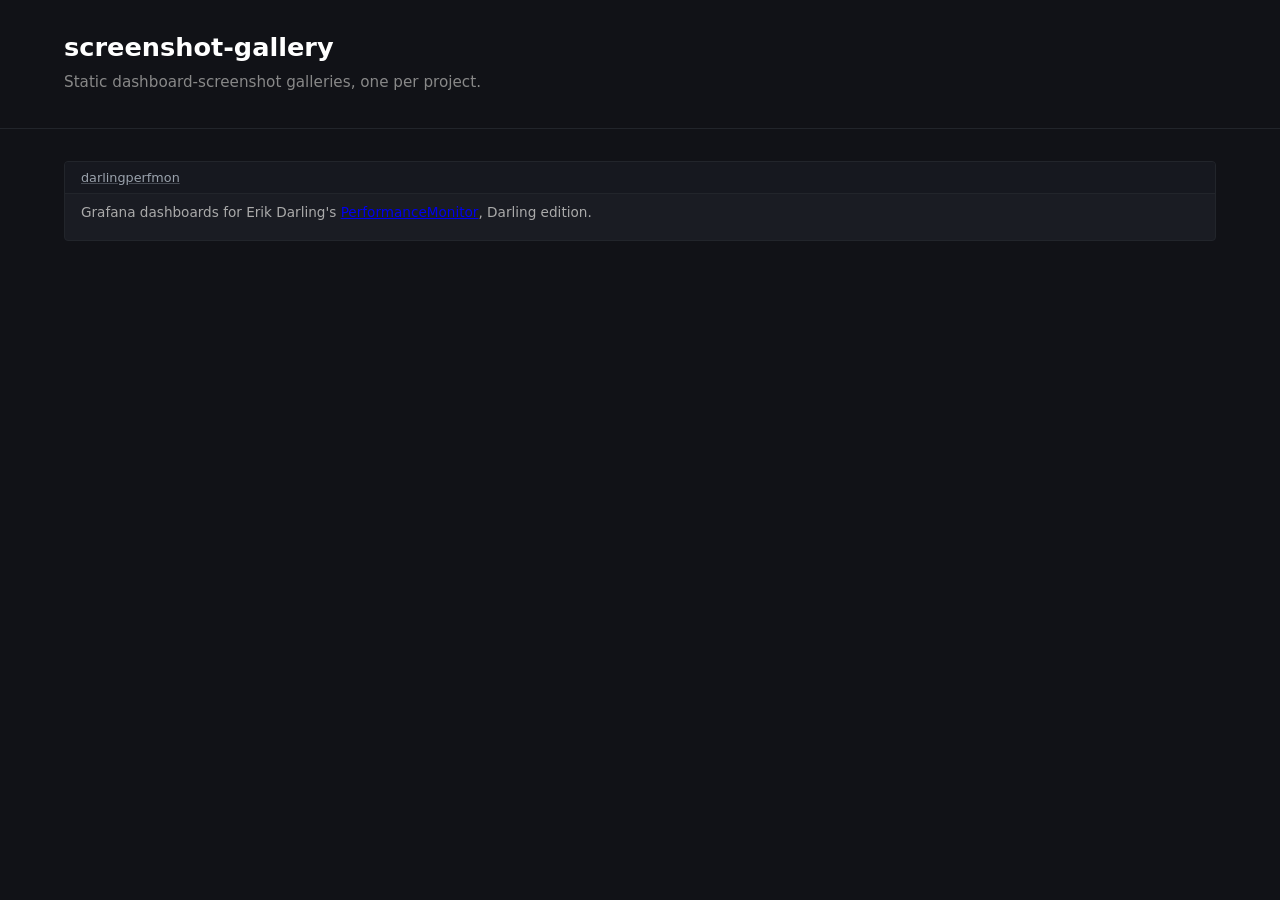
<file: index.html>
<!DOCTYPE html>
<html lang="en">
<head>
<meta charset="UTF-8">
<meta name="viewport" content="width=device-width, initial-scale=1">
<title>screenshot-gallery</title>
<link rel="stylesheet" href="style.css">
</head>
<body>
<header>
  <h1>screenshot-gallery</h1>
  <p>Static dashboard-screenshot galleries, one per project.</p>
</header>

<section><div class="grid"><div class="card"><div class="card-title"><a href="projects/darlingperfmon/index.html">darlingperfmon</a></div><p>Grafana dashboards for Erik Darling's <a href="https://github.com/erikdarlingdata/PerformanceMonitor">PerformanceMonitor</a>, Darling edition.</p></div>
</div></section>
</body>
</html>
</file>
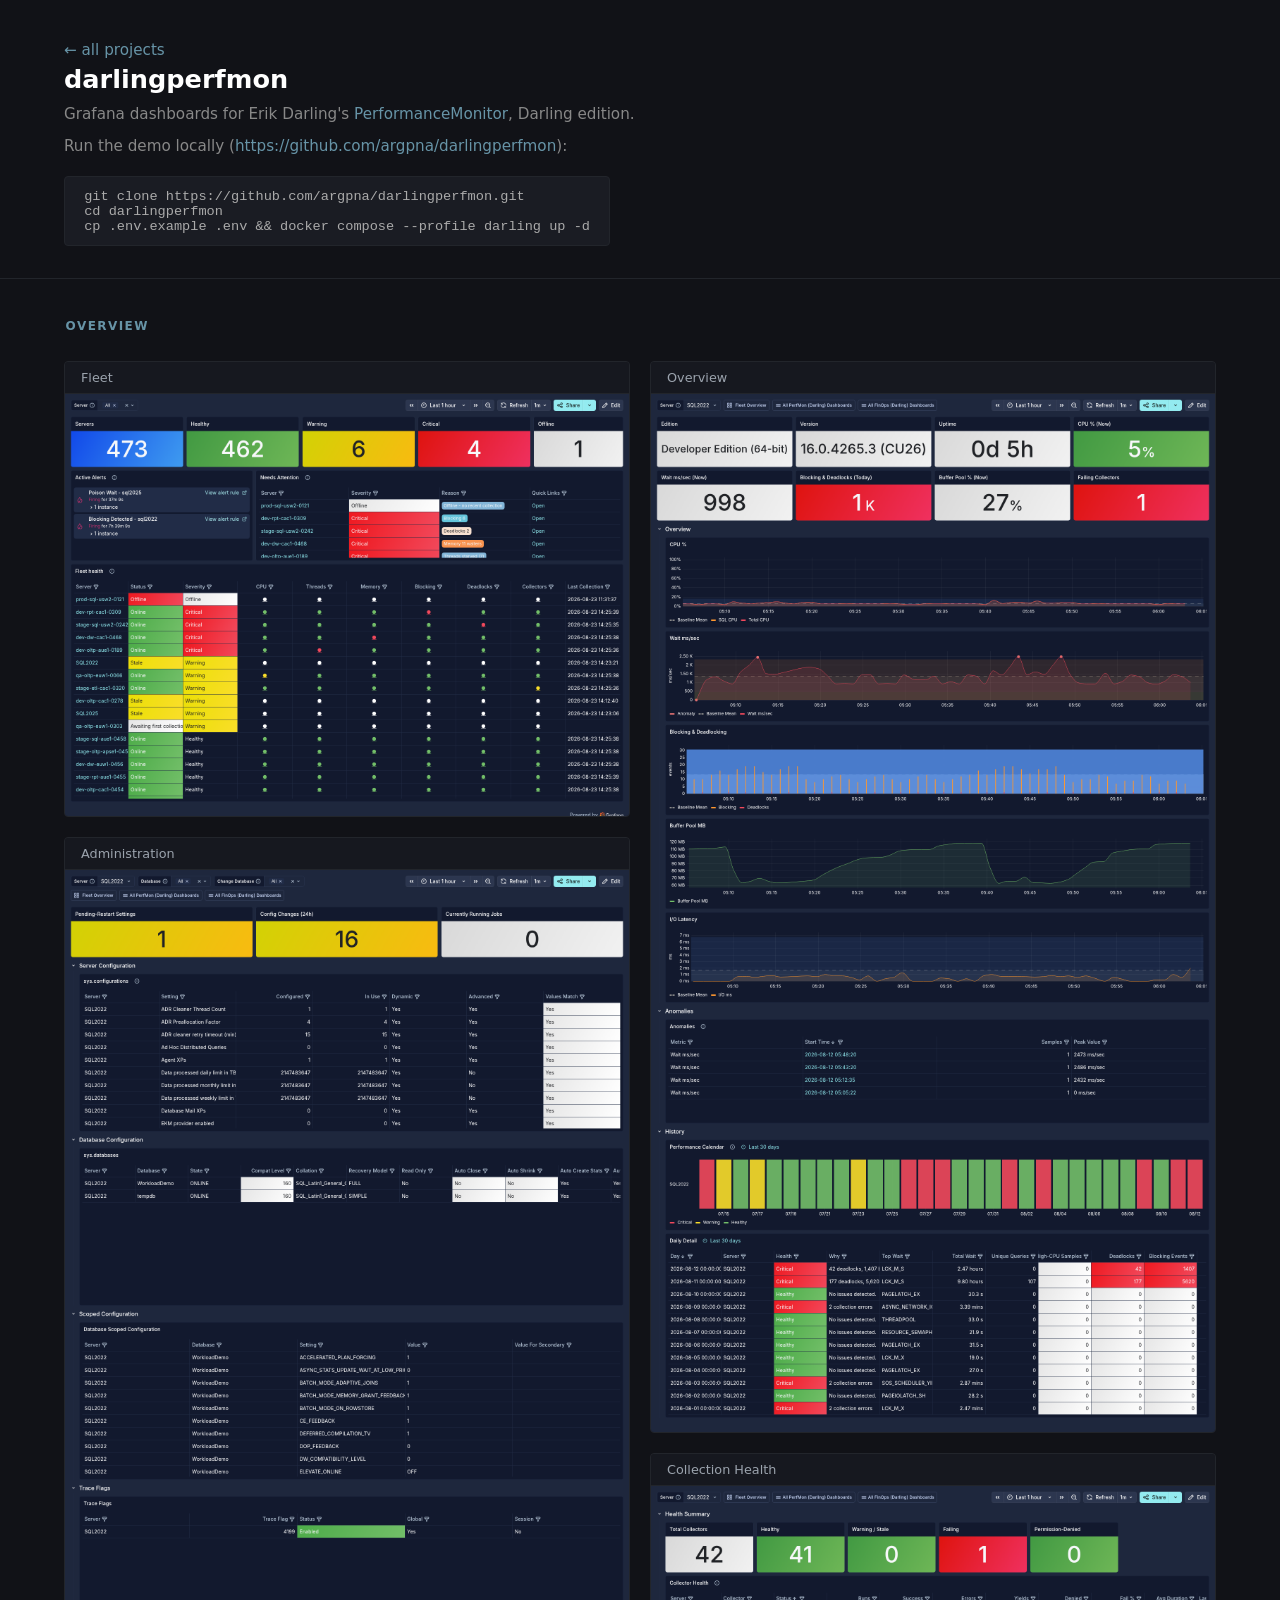
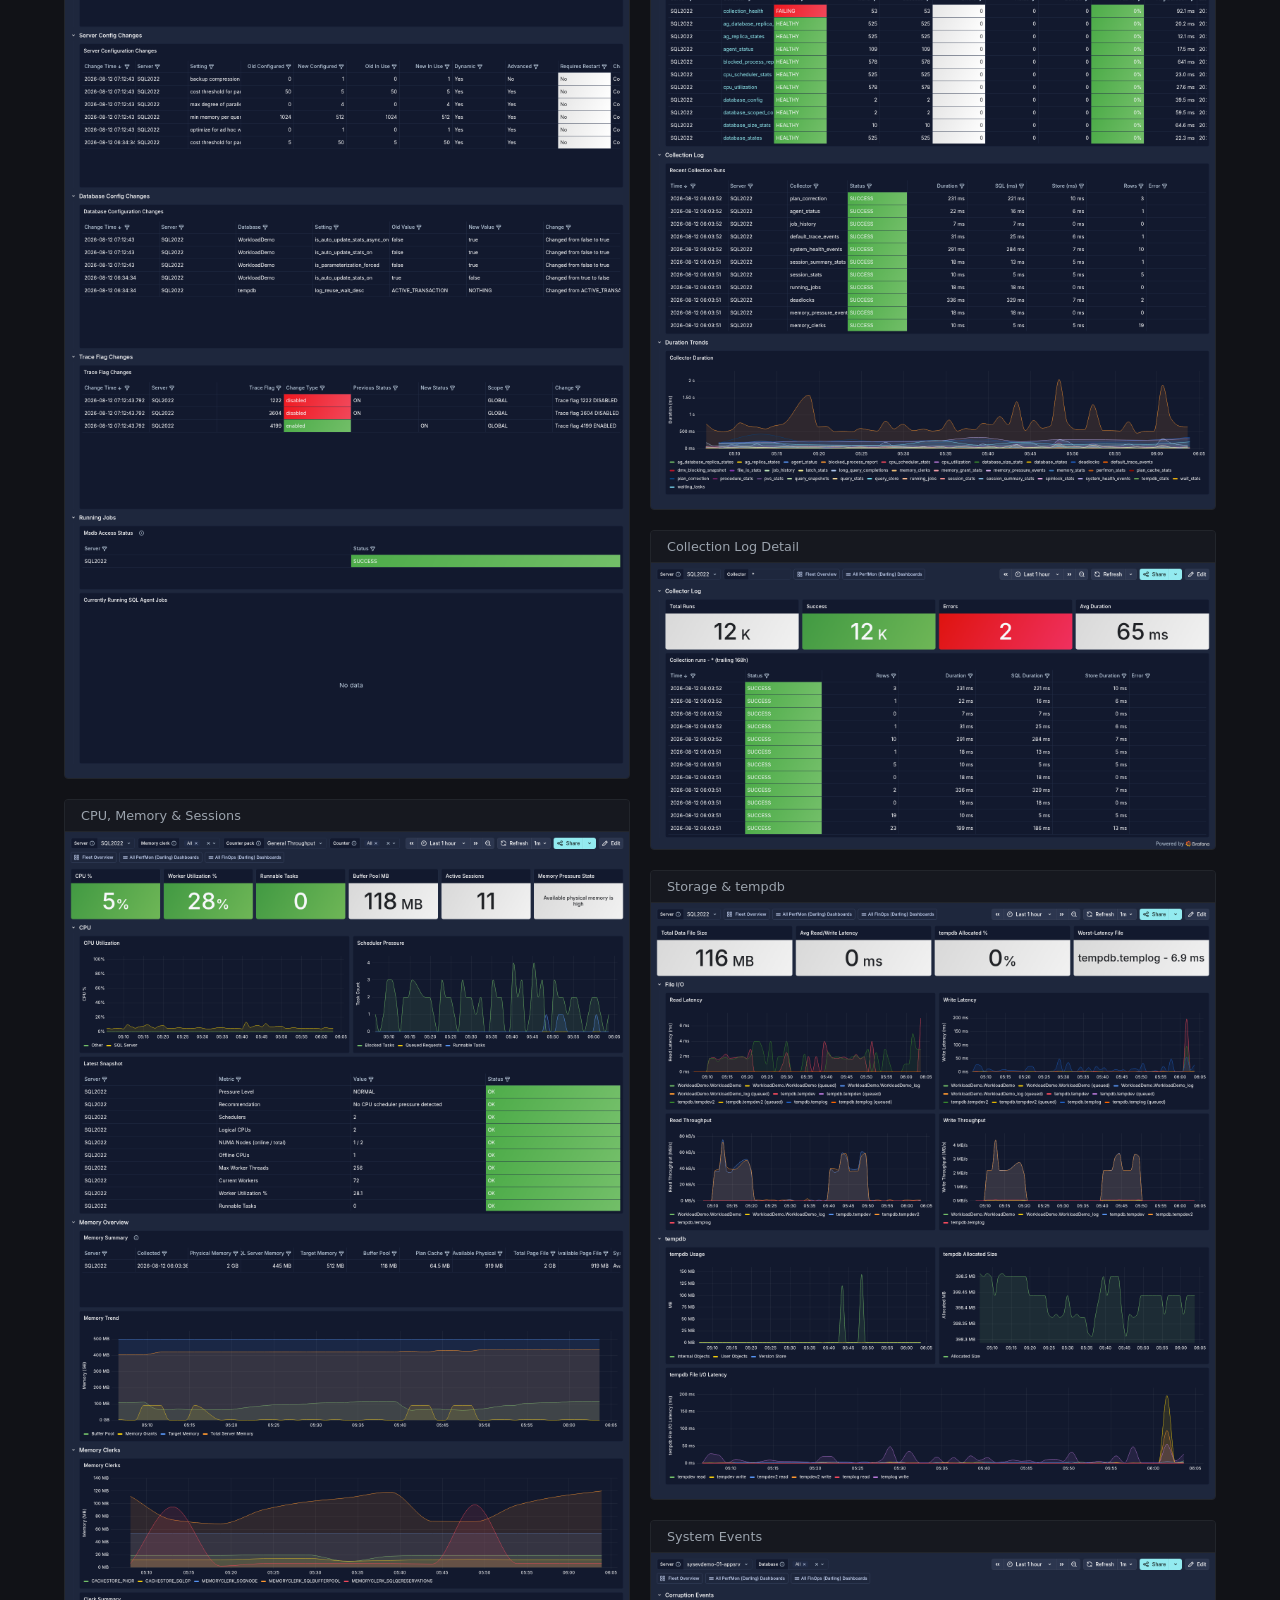
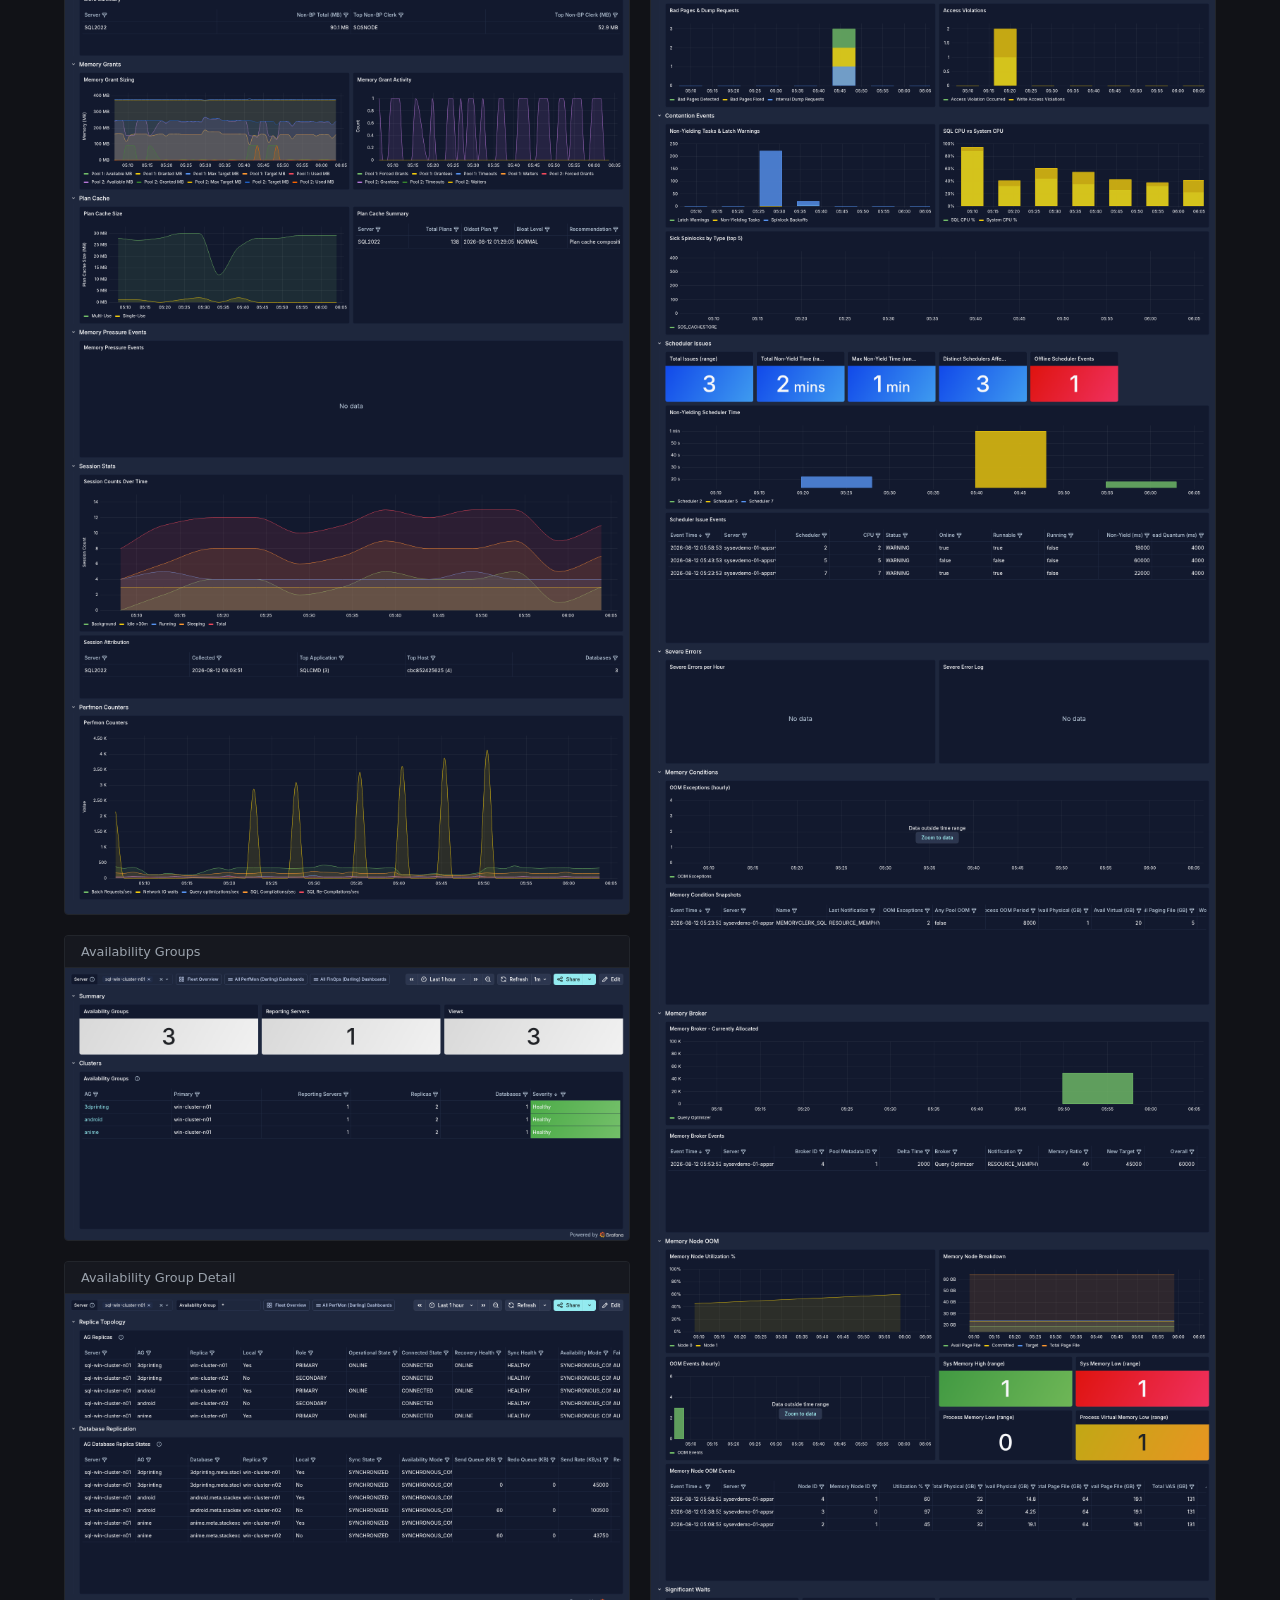
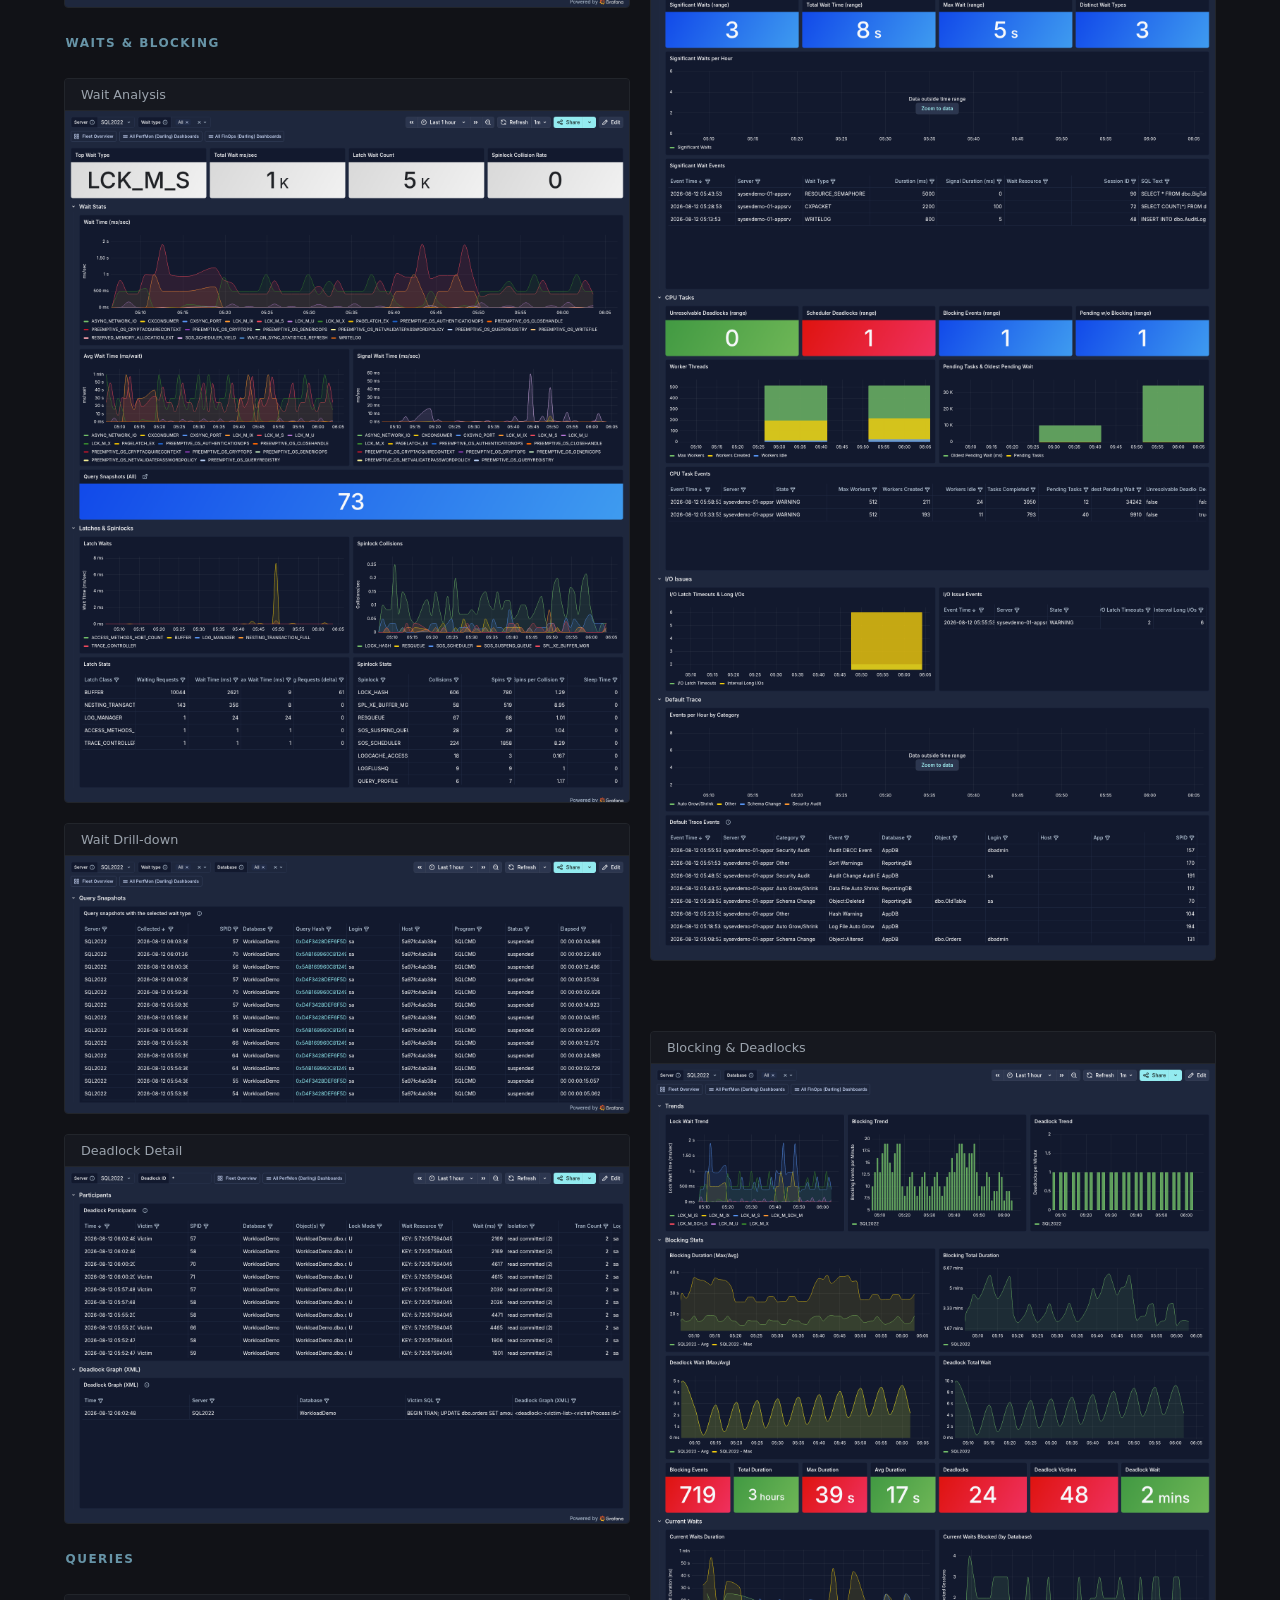
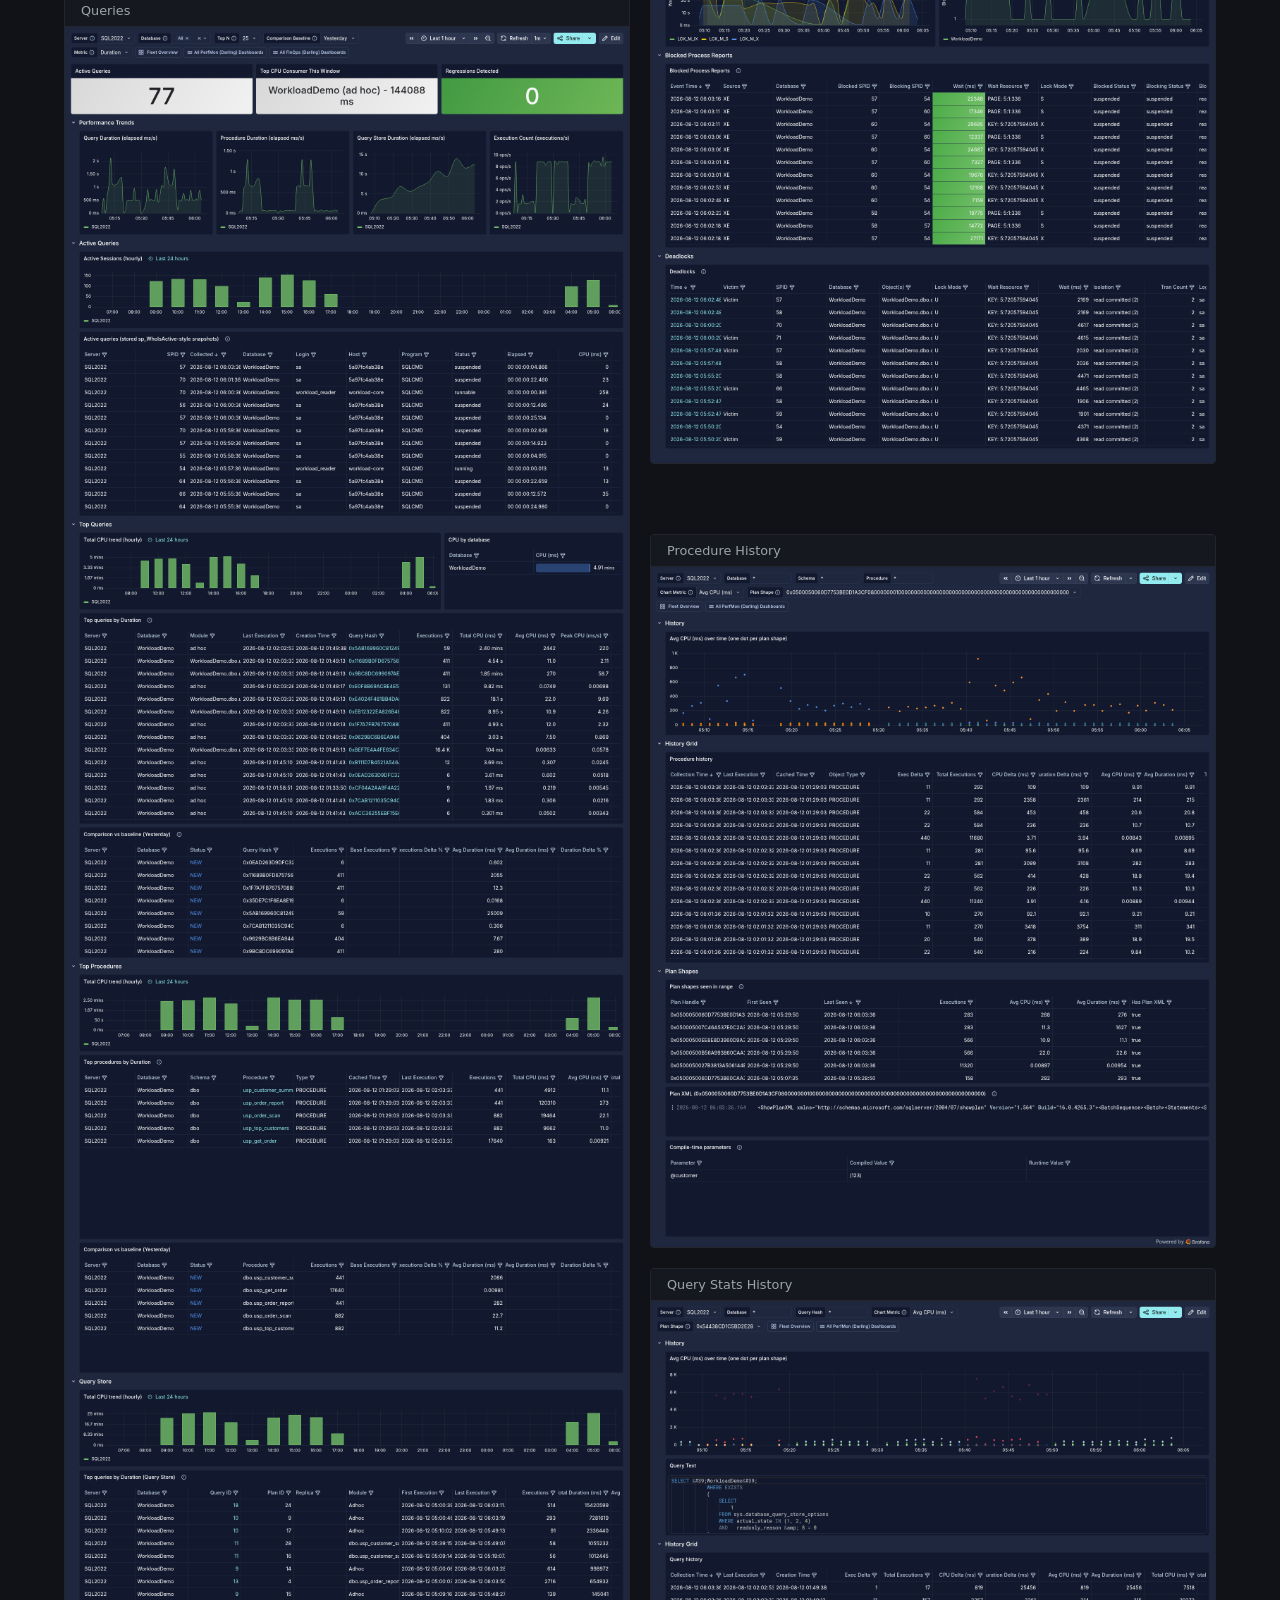
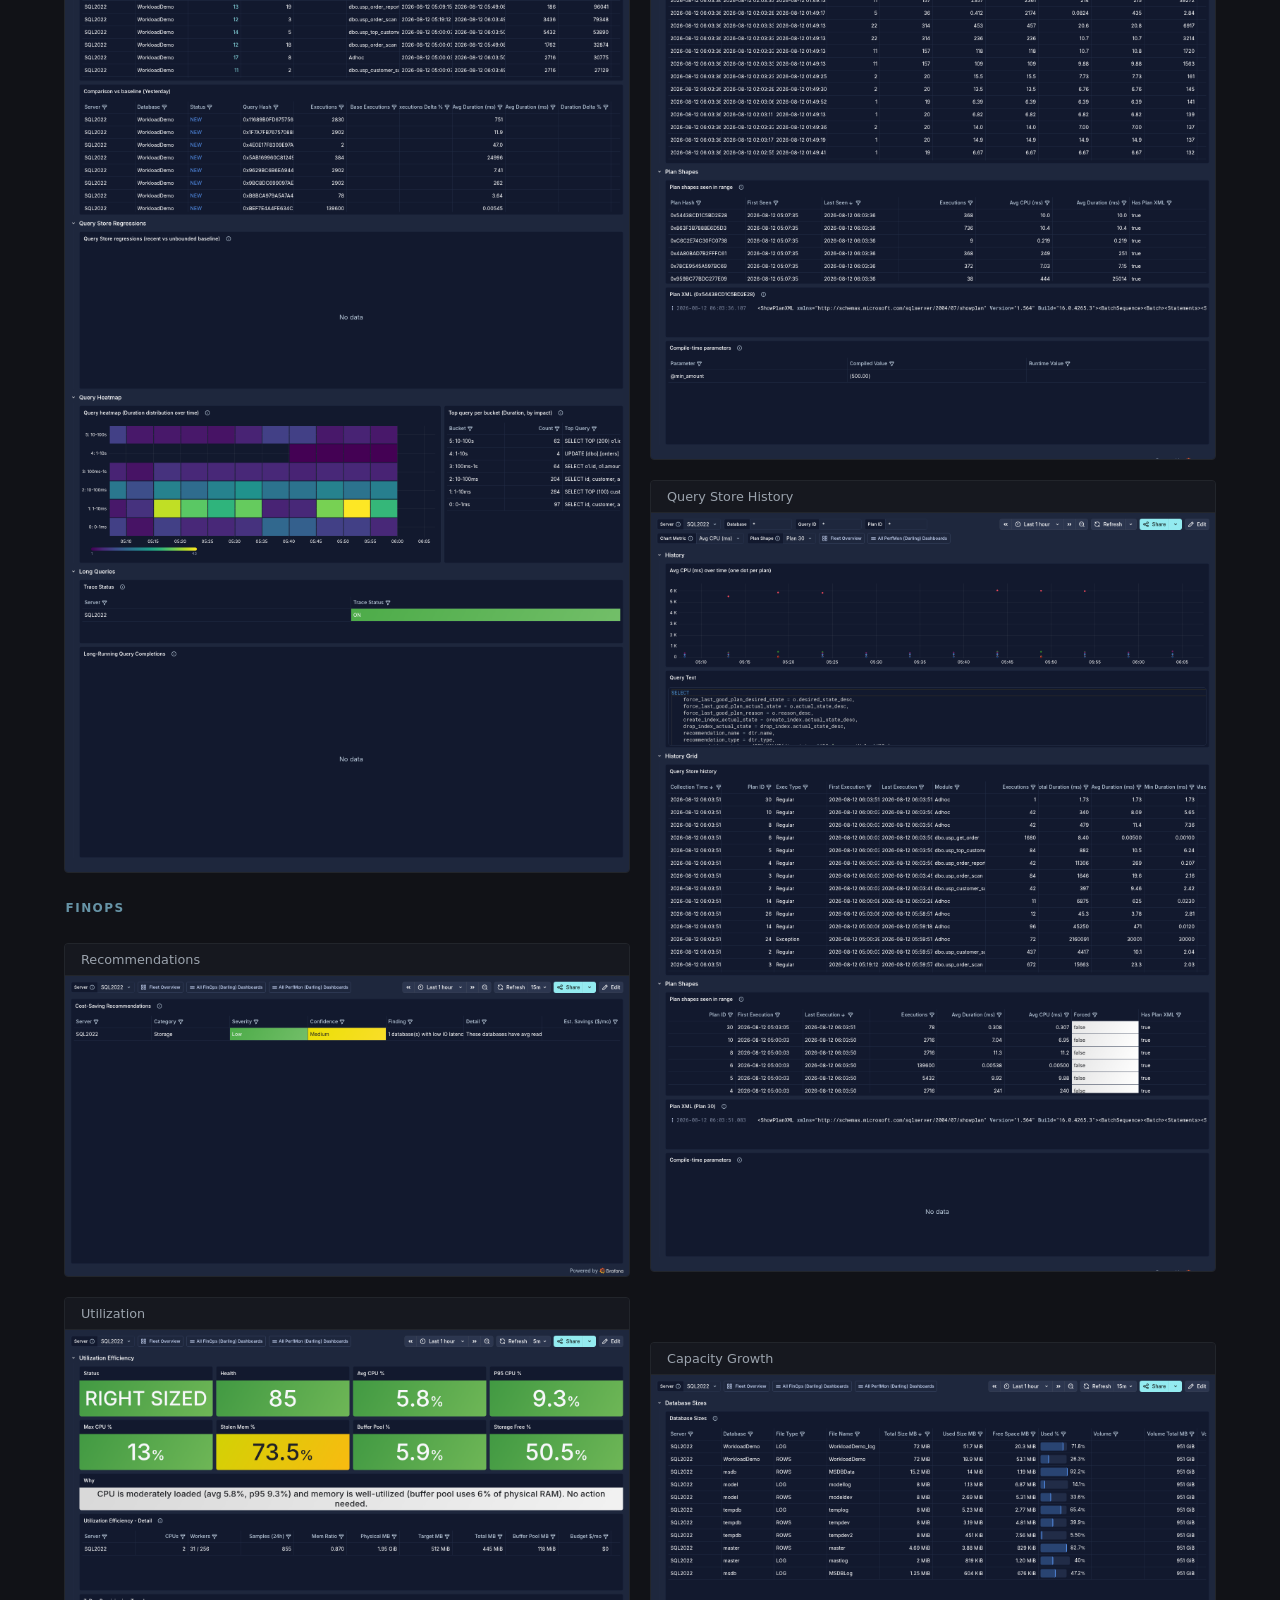
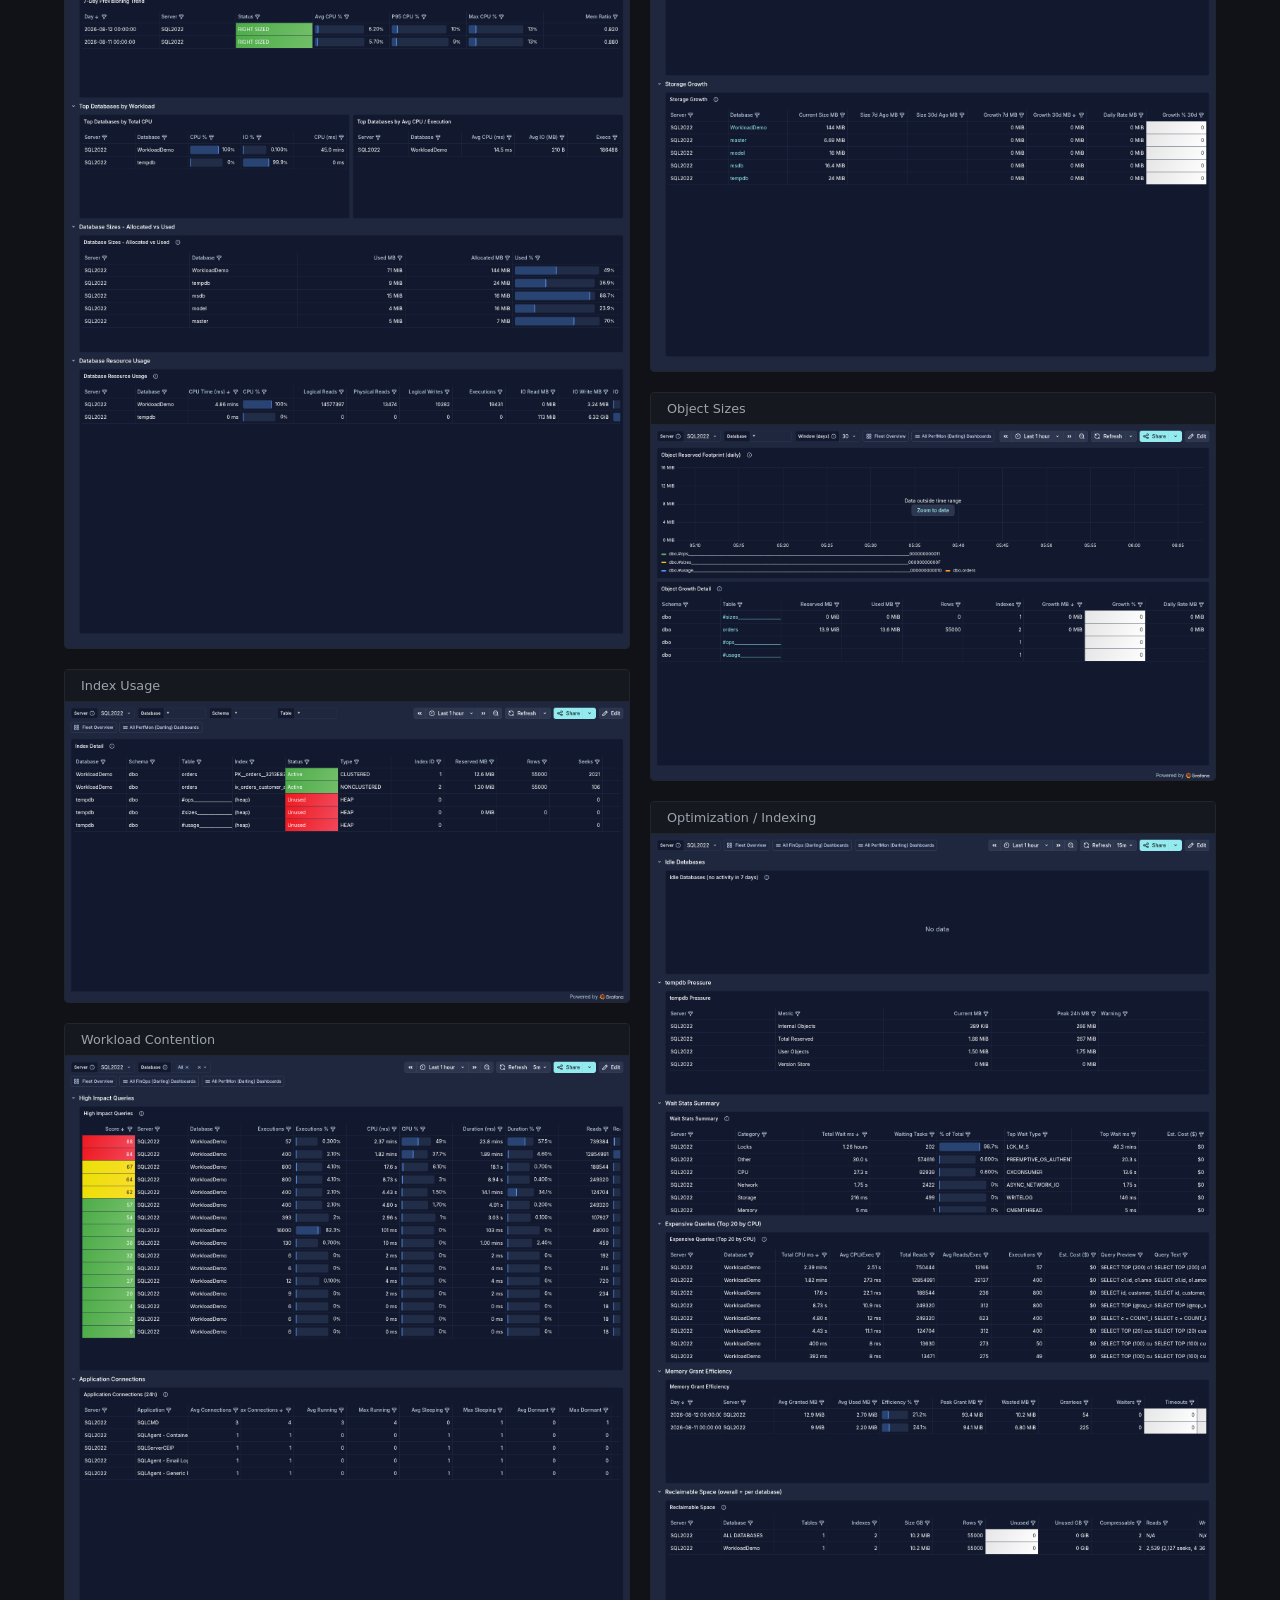
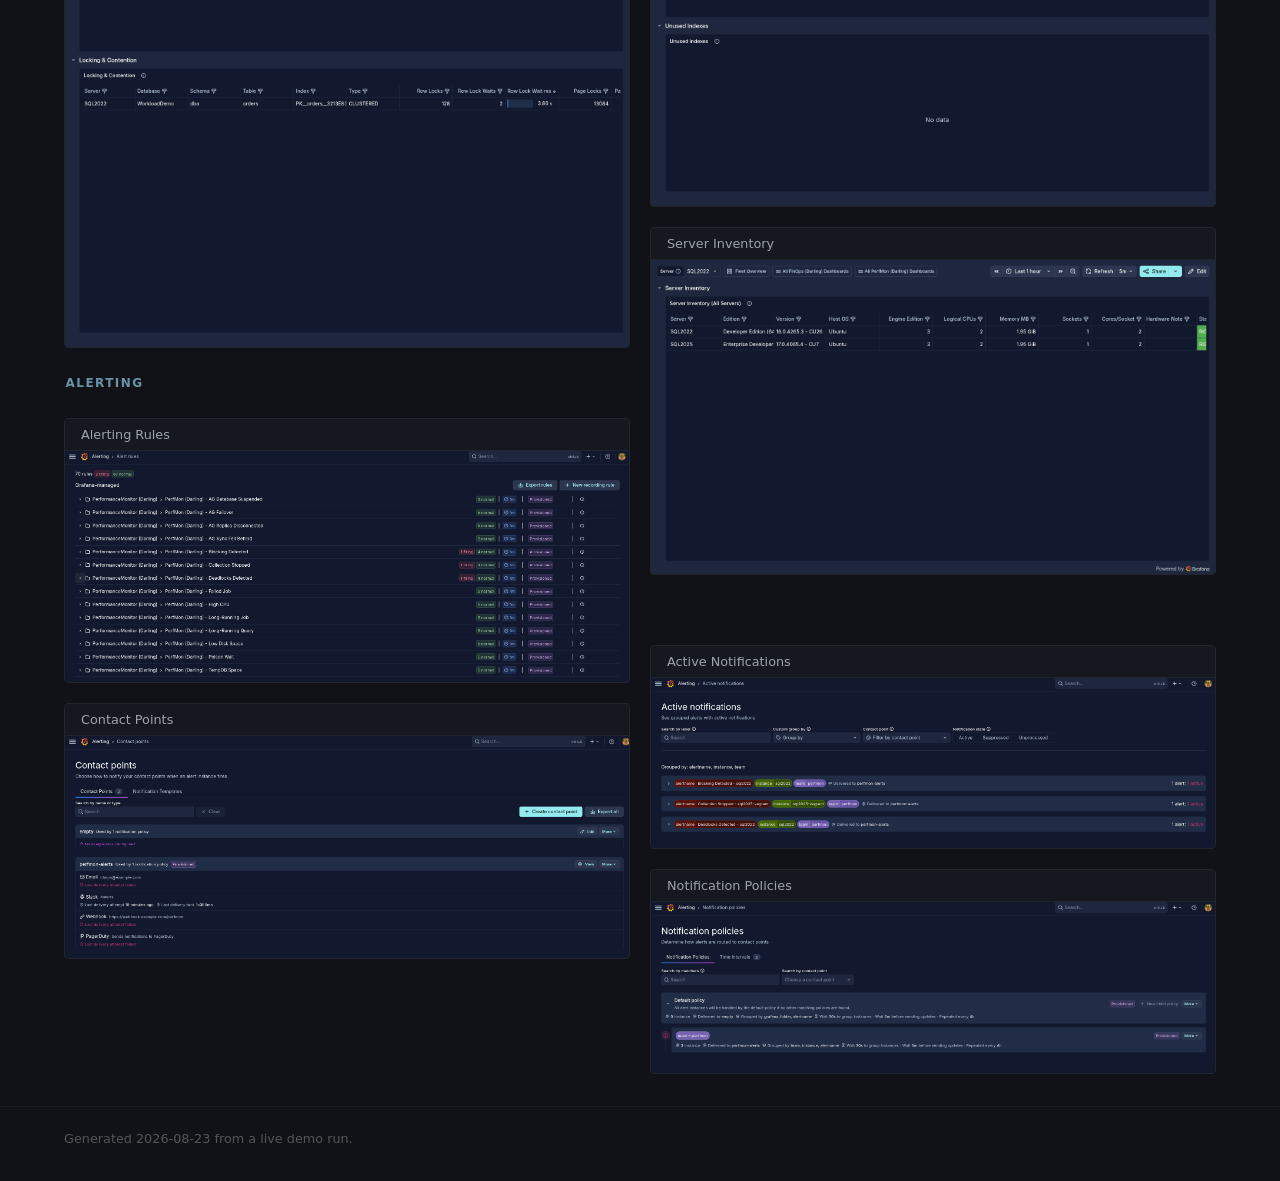
<file: projects/darlingperfmon/index.html>
<!DOCTYPE html>
<html lang="en">
<head>
<meta charset="UTF-8">
<meta name="viewport" content="width=device-width, initial-scale=1">
<title>darlingperfmon - Dashboard Gallery</title>
<link rel="stylesheet" href="../../style.css">
</head>
<body>
<header>
  <p><a href="../../index.html">&larr; all projects</a></p>
  <h1>darlingperfmon</h1>
  <p>Grafana dashboards for Erik Darling's <a href="https://github.com/erikdarlingdata/PerformanceMonitor">PerformanceMonitor</a>, Darling edition.</p>
  <p>Run the demo locally (<a href="https://github.com/argpna/darlingperfmon">https://github.com/argpna/darlingperfmon</a>):</p>
  <div class="howto">git clone https://github.com/argpna/darlingperfmon.git<br>cd darlingperfmon<br>cp .env.example .env && docker compose --profile darling up -d</div>
</header>

<section><div class="masonry">
<div class="section-header flow-item">Overview</div>
<div class="card flow-item"><div class="card-title">Fleet</div><img src="screenshots/darling-fleet.png" alt="Fleet" loading="lazy" style="aspect-ratio:1600/1198"></div>
<div class="card flow-item"><div class="card-title">Overview</div><img src="screenshots/darling-overview.png" alt="Overview" loading="lazy" style="aspect-ratio:1600/2946"></div>
<div class="card flow-item"><div class="card-title">Administration</div><img src="screenshots/darling-administration.png" alt="Administration" loading="lazy" style="aspect-ratio:1600/4278"></div>
<div class="card flow-item"><div class="card-title">Collection Health</div><img src="screenshots/darling-collection-health.png" alt="Collection Health" loading="lazy" style="aspect-ratio:1600/1768"></div>
<div class="card flow-item"><div class="card-title">Collection Log Detail</div><img src="screenshots/darling-collection-log-detail.png" alt="Collection Log Detail" loading="lazy" style="aspect-ratio:1600/810"></div>
<div class="card flow-item"><div class="card-title">CPU, Memory & Sessions</div><img src="screenshots/darling-cpu-memory-sessions.png" alt="CPU, Memory & Sessions" loading="lazy" style="aspect-ratio:1600/4772"></div>
<div class="card flow-item"><div class="card-title">Storage & tempdb</div><img src="screenshots/darling-storage-tempdb.png" alt="Storage & tempdb" loading="lazy" style="aspect-ratio:1600/1692"></div>
<div class="card flow-item"><div class="card-title">System Events</div><img src="screenshots/darling-system-events.png" alt="System Events" loading="lazy" style="aspect-ratio:1600/7394"></div>
<div class="card flow-item"><div class="card-title">Availability Groups</div><img src="screenshots/darling-availability-groups.png" alt="Availability Groups" loading="lazy" style="aspect-ratio:1600/770"></div>
<div class="card flow-item"><div class="card-title">Availability Group Detail</div><img src="screenshots/darling-availability-group-detail.png" alt="Availability Group Detail" loading="lazy" style="aspect-ratio:1600/890"></div>
<div class="section-header flow-item">Waits & Blocking</div>
<div class="card flow-item"><div class="card-title">Wait Analysis</div><img src="screenshots/darling-wait-analysis.png" alt="Wait Analysis" loading="lazy" style="aspect-ratio:1600/1960"></div>
<div class="card flow-item"><div class="card-title">Wait Drill-down</div><img src="screenshots/darling-wait-drill-down.png" alt="Wait Drill-down" loading="lazy" style="aspect-ratio:1600/730"></div>
<div class="card flow-item"><div class="card-title">Blocking & Deadlocks</div><img src="screenshots/darling-blocking-deadlocks.png" alt="Blocking & Deadlocks" loading="lazy" style="aspect-ratio:1600/2834"></div>
<div class="card flow-item"><div class="card-title">Deadlock Detail</div><img src="screenshots/darling-deadlock-detail.png" alt="Deadlock Detail" loading="lazy" style="aspect-ratio:1600/1008"></div>
<div class="section-header flow-item">Queries</div>
<div class="card flow-item"><div class="card-title">Queries</div><img src="screenshots/darling-queries.png" alt="Queries" loading="lazy" style="aspect-ratio:1600/6938"></div>
<div class="card flow-item"><div class="card-title">Procedure History</div><img src="screenshots/darling-procedure-history.png" alt="Procedure History" loading="lazy" style="aspect-ratio:1600/1930"></div>
<div class="card flow-item"><div class="card-title">Query Stats History</div><img src="screenshots/darling-query-stats-history.png" alt="Query Stats History" loading="lazy" style="aspect-ratio:1600/2150"></div>
<div class="card flow-item"><div class="card-title">Query Store History</div><img src="screenshots/darling-query-store-history.png" alt="Query Store History" loading="lazy" style="aspect-ratio:1600/2150"></div>
<div class="section-header flow-item">FinOps</div>
<div class="card flow-item"><div class="card-title">Recommendations</div><img src="screenshots/darling-finops-recommendations.png" alt="Recommendations" loading="lazy" style="aspect-ratio:1600/850"></div>
<div class="card flow-item"><div class="card-title">Utilization</div><img src="screenshots/darling-finops-utilization.png" alt="Utilization" loading="lazy" style="aspect-ratio:1600/2604"></div>
<div class="card flow-item"><div class="card-title">Capacity Growth</div><img src="screenshots/darling-finops-capacity-growth.png" alt="Capacity Growth" loading="lazy" style="aspect-ratio:1600/1692"></div>
<div class="card flow-item"><div class="card-title">Object Sizes</div><img src="screenshots/darling-finops-object-sizes.png" alt="Object Sizes" loading="lazy" style="aspect-ratio:1600/1008"></div>
<div class="card flow-item"><div class="card-title">Index Usage</div><img src="screenshots/darling-finops-index-usage.png" alt="Index Usage" loading="lazy" style="aspect-ratio:1600/850"></div>
<div class="card flow-item"><div class="card-title">Optimization / Indexing</div><img src="screenshots/darling-finops-optimization-indexing.png" alt="Optimization / Indexing" loading="lazy" style="aspect-ratio:1600/2756"></div>
<div class="card flow-item"><div class="card-title">Workload Contention</div><img src="screenshots/darling-finops-workload-contention.png" alt="Workload Contention" loading="lazy" style="aspect-ratio:1600/2530"></div>
<div class="card flow-item"><div class="card-title">Server Inventory</div><img src="screenshots/darling-finops-server-inventory.png" alt="Server Inventory" loading="lazy" style="aspect-ratio:1600/890"></div>
<div class="section-header flow-item">Alerting</div>
<div class="card flow-item"><div class="card-title">Alerting Rules</div><img src="screenshots/page-alert-rules.png" alt="Alerting Rules" loading="lazy" style="aspect-ratio:1917/785"></div>
<div class="card flow-item"><div class="card-title">Active Notifications</div><img src="screenshots/page-active-notifications.png" alt="Active Notifications" loading="lazy" style="aspect-ratio:1916/580"></div>
<div class="card flow-item"><div class="card-title">Contact Points</div><img src="screenshots/page-contact-points.png" alt="Contact Points" loading="lazy" style="aspect-ratio:1903/747"></div>
<div class="card flow-item"><div class="card-title">Notification Policies</div><img src="screenshots/page-notification-policies.png" alt="Notification Policies" loading="lazy" style="aspect-ratio:1916/580"></div>
</div></section>

<footer>Generated 2026-08-23 from a live demo run.</footer>
<script src="../../gallery.js" defer></script>
</body>
</html>
</file>
<file: style.css>
*, *::before, *::after { box-sizing: border-box; }

body {
  background: #111217;
  color: #d0d0d0;
  font-family: Inter, system-ui, -apple-system, sans-serif;
  margin: 0;
  padding: 0;
}

header {
  padding: 2rem 4rem;
  border-bottom: 1px solid #22252b;
}
header h1 {
  margin: 0 0 .5rem;
  font-size: 1.6rem;
  color: #fff;
  font-weight: 600;
}
header p {
  margin: .4rem 0 0;
  max-width: 64ch;
  line-height: 1.7;
  color: #888;
  font-size: .95rem;
}
header a { color: #6794a7; text-decoration: none; }
header a:hover { text-decoration: underline; }

.howto {
  background: #1a1c23;
  border: 1px solid #22252b;
  border-radius: 4px;
  padding: .7rem 1.2rem;
  font-family: ui-monospace, monospace;
  font-size: .85rem;
  color: #aaa;
  display: inline-block;
  margin-top: 1rem;
}

section {
  padding: 2rem 4rem;
  border-bottom: 1px solid #1a1c23;
}
section:last-of-type { border-bottom: none; }

.grid {
  display: flex;
  flex-wrap: wrap;
  gap: 1.25rem;
}
.grid .card { flex: 1 1 320px; }

.masonry {
  display: flex;
  flex-direction: column;
  gap: 1.25rem;
}
.masonry.masonry-ready {
  flex-direction: row;
  align-items: flex-start;
}
.masonry-col {
  flex: 1 1 0;
  min-width: 0;
  display: flex;
  flex-direction: column;
  gap: 1.25rem;
}
.section-header {
  font-size: .75rem;
  text-transform: uppercase;
  letter-spacing: .12em;
  color: #6794a7;
  font-weight: 600;
  padding: .5rem .1rem;
}

.card {
  border: 1px solid #22252b;
  border-radius: 4px;
  overflow: hidden;
  background: #1a1c23;
}
.card-title {
  padding: .5rem 1rem;
  font-size: .8rem;
  color: #9ba3ad;
  background: #16181f;
  border-bottom: 1px solid #22252b;
}
.card-title a { color: inherit; text-decoration: underline; text-decoration-color: #454952; }
.card-title a:hover { text-decoration-color: inherit; }
.card img {
  width: 100%;
  display: block;
}
.card p {
  padding: 0 1rem 1rem;
  margin: .5rem 0 0;
  font-size: .85rem;
  line-height: 1.6;
  color: #aaa;
}
.missing {
  padding: 2rem;
  color: #555;
  font-size: .85rem;
  font-style: italic;
  text-align: center;
}

footer {
  padding: 1.5rem 4rem 2rem;
  color: #555;
  font-size: .8rem;
  border-top: 1px solid #1a1c23;
}

@media (max-width: 800px) {
  header, section, footer { padding: 1.5rem; }
}
</file>
